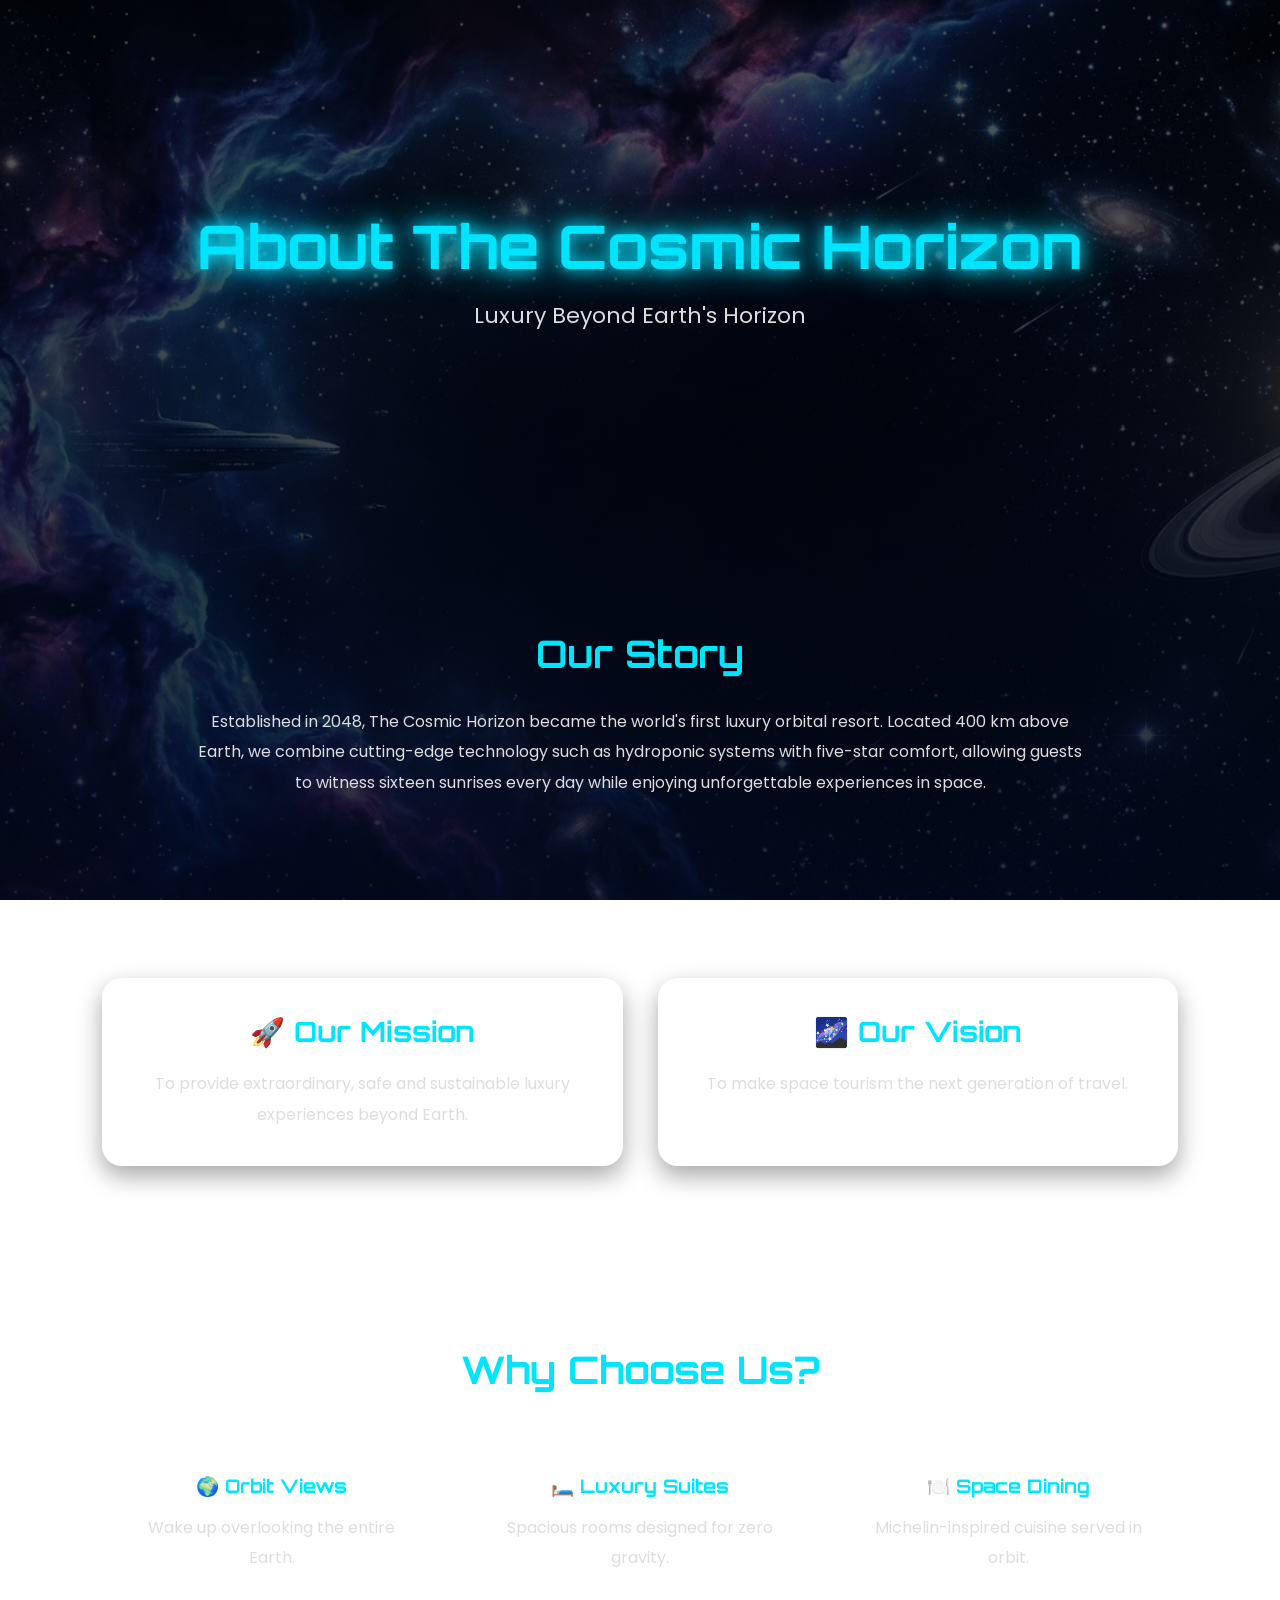
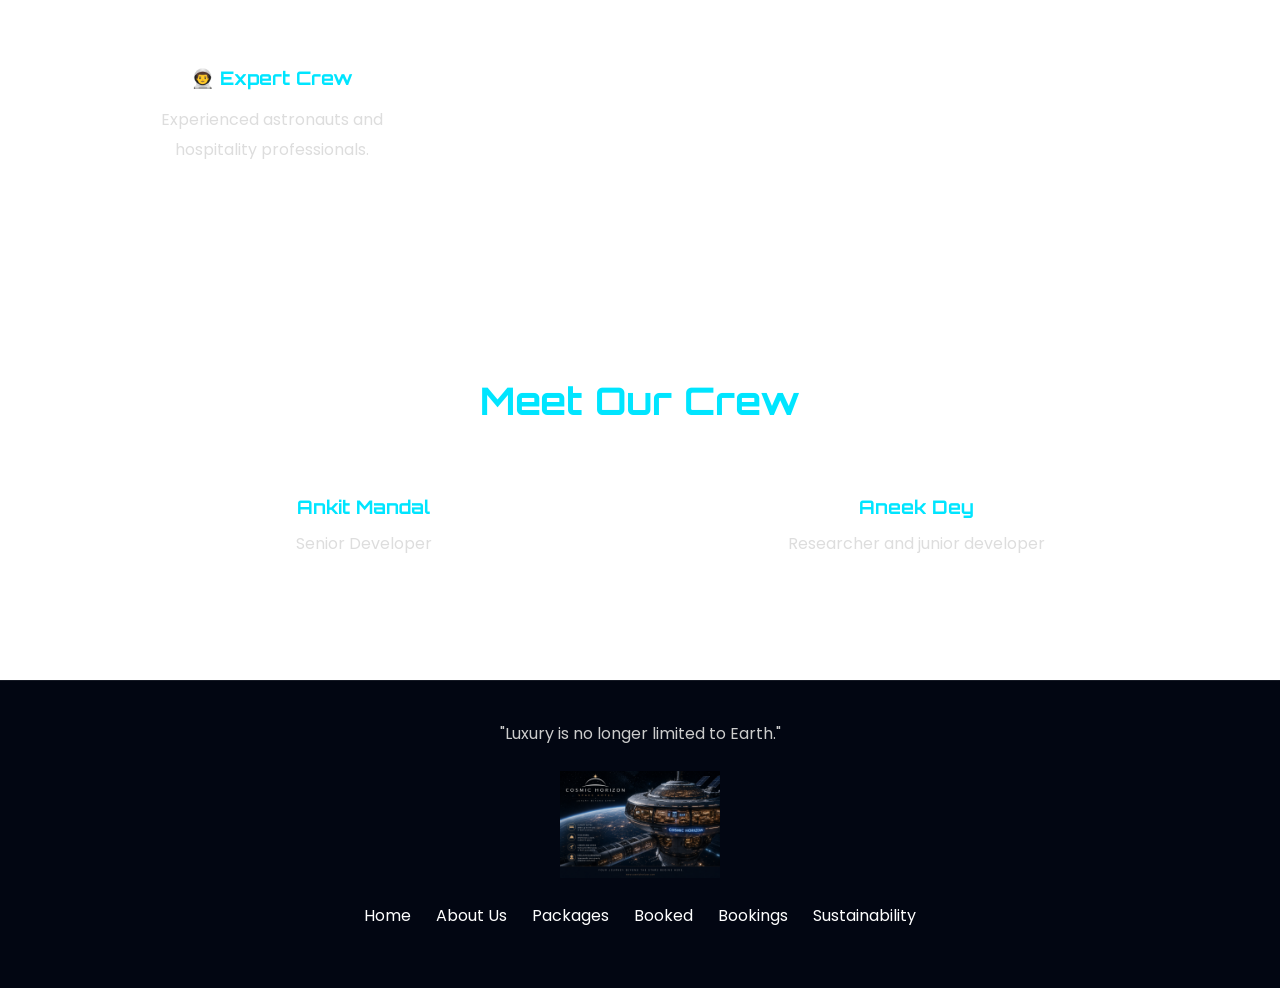
<file: about_us.html>
<!DOCTYPE html>
<html lang="en">
<head>
    <meta charset="UTF-8">
    <title>About Us | Cosmic Horizon</title>
    <link rel="stylesheet" href="about_us.css">
</head>
<body>

<header class="hero">
    <h1>About The Cosmic Horizon</h1>
    <p>Luxury Beyond Earth's Horizon</p>
</header>

<section class="about">
    <h2>Our Story</h2>
    <p>
        Established in 2048, The Cosmic Horizon became the world's first
        luxury orbital resort. Located 400 km above Earth, we combine
        cutting-edge technology such as hydroponic systems with five-star comfort, allowing guests to
        witness sixteen sunrises every day while enjoying unforgettable
        experiences in space.
    </p>
</section>

<section class="mission">
    <div class="card">
        <h2>🚀 Our Mission</h2>
        <p>
            To provide extraordinary, safe and sustainable luxury experiences
            beyond Earth.
        </p>
    </div>

    <div class="card">
        <h2>🌌 Our Vision</h2>
        <p>
            To make space tourism the next generation of travel.
        </p>
    </div>
</section>

<section class="features">
    <h2>Why Choose Us?</h2>

    <div class="feature-grid">

        <div class="feature">
            <h3>🌍 Orbit Views</h3>
            <p>Wake up overlooking the entire Earth.</p>
        </div>

        <div class="feature">
            <h3>🛏️ Luxury Suites</h3>
            <p>Spacious rooms designed for zero gravity.</p>
        </div>

        <div class="feature">
            <h3>🍽️ Space Dining</h3>
            <p>Michelin-inspired cuisine served in orbit.</p>
        </div>

        <div class="feature">
            <h3>👨‍🚀 Expert Crew</h3>
            <p>Experienced astronauts and hospitality professionals.</p>
        </div>

    </div>
</section>

<section class="team">

<h2>Meet Our Crew</h2>

<div class="crew">

<div class="member">
<h3>Ankit Mandal</h3>
<p>Senior Developer</p>
</div>

<div class="member">
<h3>Aneek Dey</h3>
<p>Researcher and junior developer</p>
</div>

</div>

</section>

<footer>
    <p>"Luxury is no longer limited to Earth."
        <img src="cosmic-horizon.png" alt="Cosmic Horizon Intercelestial Expansion">
        <nav class="footer-nav">
    <a href="index.html">Home</a>
    <a href="about_us.html">About Us</a>
    <a href="packages.html">Packages</a>
    <a href="booked_page.html">Booked</a>
    <a href="booking_page.html">Bookings</a>
    <a href="sustainability.html">Sustainability</a>
</nav>
    </p>
</footer>

</body>
</html>
</file>
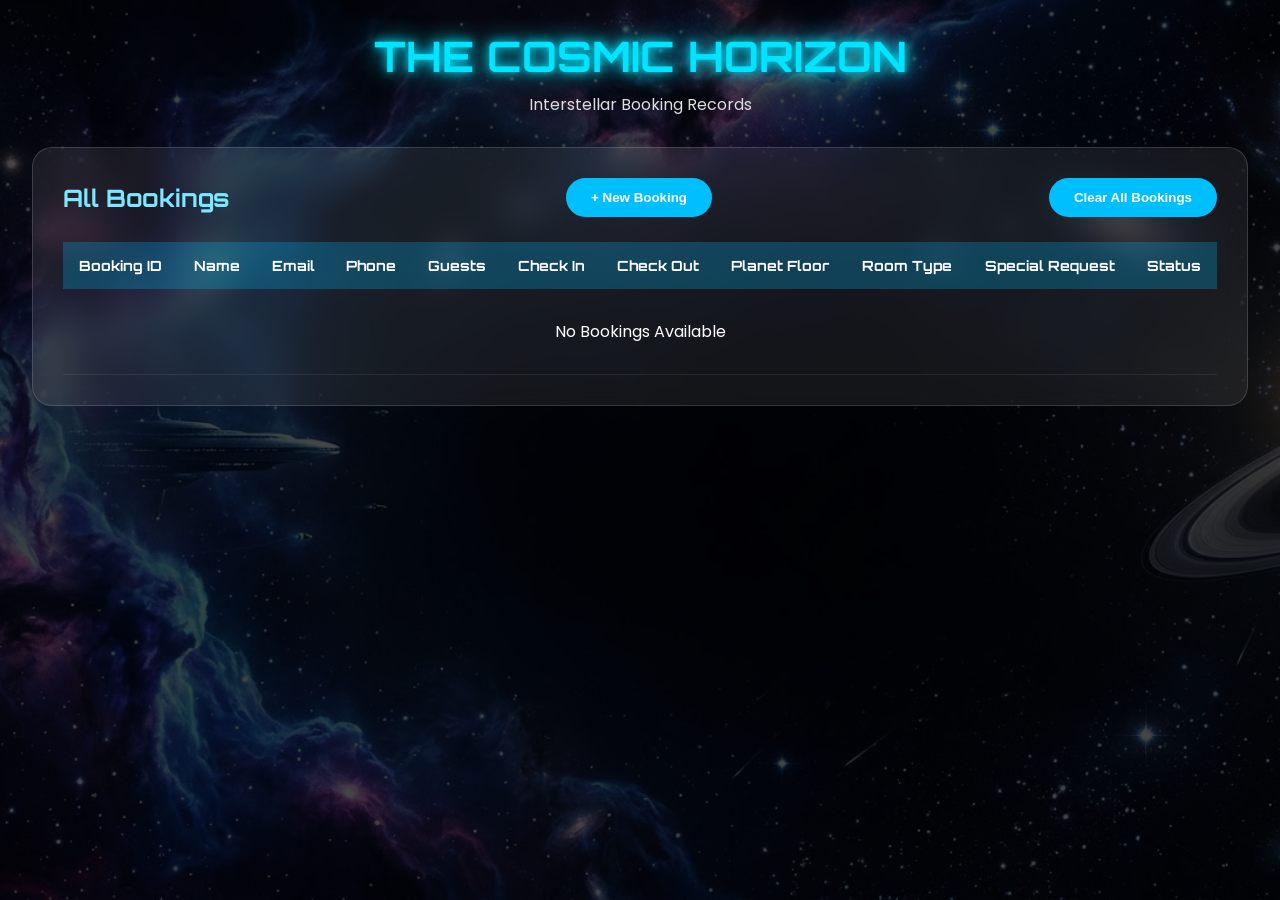
<file: booked_page.html>
<!DOCTYPE html>
<html lang="en">

<head>

    <meta charset="UTF-8">

    <meta name="viewport" content="width=device-width, initial-scale=1.0">

    <title>The Cosmic Horizon | Bookings</title>

    <link rel="stylesheet" href="bookeed_style.css">

    <link href="https://fonts.googleapis.com/css2?family=Orbitron:wght@500;700&family=Poppins:wght@300;400;500;600&display=swap" rel="stylesheet">

</head>

<body>

    <header>

        <h1>THE COSMIC HORIZON</h1>

        <p>Interstellar Booking Records</p>

    </header>


    <main class="container">

        <div class="top-bar">

            <h2>All Bookings</h2>

            <button onclick="window.location.href='index.html'">
                + New Booking
            </button>
            <button id="clearBookings">Clear All Bookings</button>

        </div>


        <table>

            <thead>

                <tr>

                    <th>Booking ID</th>

                    <th>Name</th>

                    <th>Email</th>

                    <th>Phone</th>

                    <th>Guests</th>

                    <th>Check In</th>

                    <th>Check Out</th>

                    <th>Planet Floor</th>

                    <th>Room Type</th>

                    <th>Special Request</th>

                    <th>Status</th>

                </tr>

            </thead>

            <tbody id="tableBody">

                <!-- JavaScript will insert bookings here -->

            </tbody>

        </table>

    </main>

    <script src="booked_sscript.js"></script>

</body>

</html>
</file>
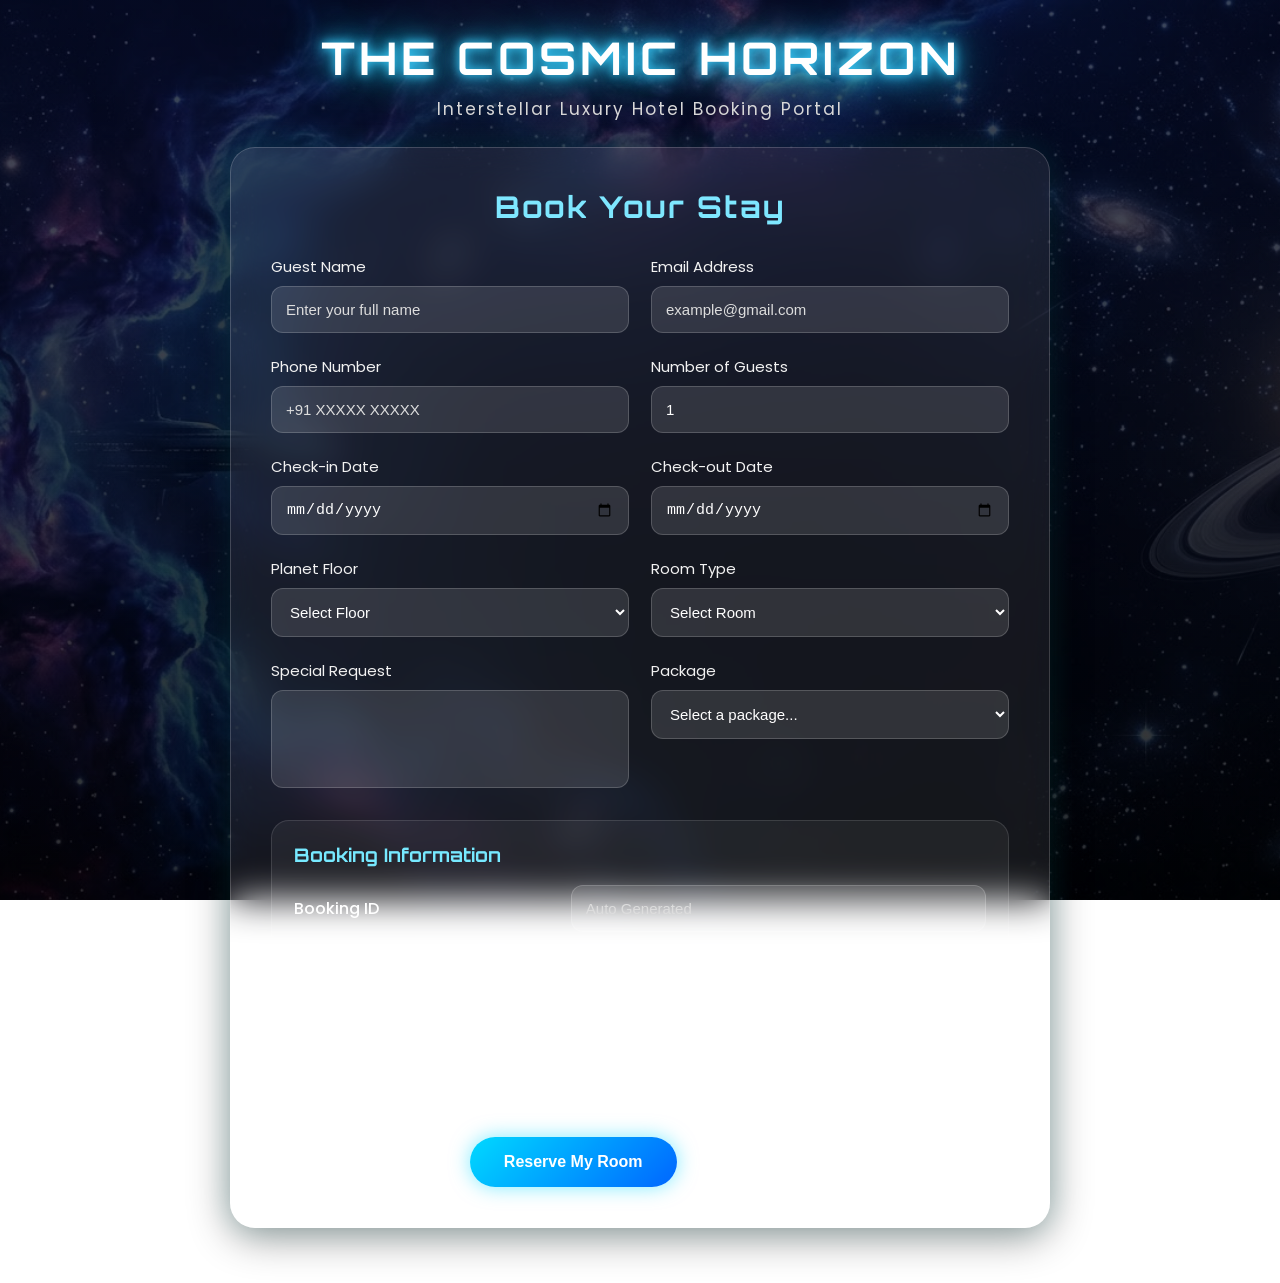
<file: booking_page.html>
<!DOCTYPE html>
<html lang="en">

<head>
    <meta charset="UTF-8">
    <meta name="viewport" content="width=device-width, initial-scale=1.0">
    <title>The Cosmic Horizon | Booking</title>

    <!-- Google Fonts -->
    <link
        href="https://fonts.googleapis.com/css2?family=Orbitron:wght@500;700&family=Poppins:wght@300;400;500;600&display=swap"
        rel="stylesheet">

    <!-- External CSS -->
    <link rel="stylesheet" href="booking_style.css">
</head>

<body>

    <!-- ================= HEADER ================= -->

    <header>
        <h1>THE COSMIC HORIZON</h1>
        <p>Interstellar Luxury Hotel Booking Portal</p>
    </header>

    <!-- ================= BOOKING FORM ================= -->

    <section class="booking-container">

        <h2>Book Your Stay</h2>

        <form id="bookingForm">

            <!-- Guest Information -->

            <div class="form-group">
                <label for="fullname">Guest Name</label>
                <input type="text" id="fullname" placeholder="Enter your full name" required>
            </div>

            <div class="form-group">
                <label for="email">Email Address</label>
                <input type="email" id="email" placeholder="example@gmail.com" required>
            </div>

            <div class="form-group">
                <label for="phone">Phone Number</label>
                <input type="tel" id="phone" placeholder="+91 XXXXX XXXXX" required>
            </div>

            <div class="form-group">
                <label for="guests">Number of Guests</label>
                <input type="number" id="guests" min="1" max="10" value="1" required>
            </div>

            <!-- Stay Details -->

            <div class="form-group">
                <label for="checkin">Check-in Date</label>
                <input type="date" id="checkin" required>
            </div>

            <div class="form-group">
                <label for="checkout">Check-out Date</label>
                <input type="date" id="checkout" required>
            </div>

            <div class="form-group">
                <label for="floor">Planet Floor</label>

                <select id="floor" required>

                    <option value="">Select Floor</option>

                    <option>
                        Floor 1 - Mercury
                    </option>

                    <option>
                        Floor 2 - Venus
                    </option>

                    <option>
                        Floor 3 - Earth
                    </option>

                    <option>
                        Floor 4 - Mars
                    </option>

                </select>

            </div>

            <div class="form-group">

                <label for="room">

                    Room Type

                </label>

                <select id="room" required>

                    <option value="">
                        Select Room
                    </option>

                    <option>
                        Standard Pod
                    </option>

                    <option>
                        Deluxe Galaxy Suite
                    </option>

                    <option>
                        Nebula Premium Suite
                    </option>

                    <option>
                        Black Hole Luxury Suite
                    </option>

                </select>

            </div>

            <div class="form-group">

                <label for="request">

                    Special Request

                </label>

                <textarea id="request" rows="4" placeholder="Write your special request here...">
                </textarea>

            </div>
            <div class="form-group">
                <label for="package">
                    Package
                </label>

                <select id="package" name="package">
                    <option value="" disabled selected>Select a package...</option>
                    <option value="bronze">Bronze</option>
                    <option value="silver">Silver</option>
                    <option value="gold">Gold</option>
                </select>
            </div>

            <!-- Booking Information -->

            <div class="booking-info">

                <h3>Booking Information</h3>

                <div class="info-row">

                    <span>Booking ID</span>

                    <input type="text" id="bookingID" readonly placeholder="Auto Generated">

                </div>

                <div class="info-row">

                    <span>Booking Date</span>

                    <input type="text" id="bookingDate" readonly placeholder="Today's Date">

                </div>

                <div class="info-row">

                    <span>Status</span>

                    <input type="text" value="Pending Confirmation" readonly>

                </div>

            </div>

            <!-- Buttons -->

            <div class="button-group">

                <button type="submit">

                    Reserve My Room

                </button>

                <button type="reset">

                    Reset

                </button>



            </div>

        </form>

    </section>
    <script src="booking_script.js"></script>
</body>

</html>
</file>
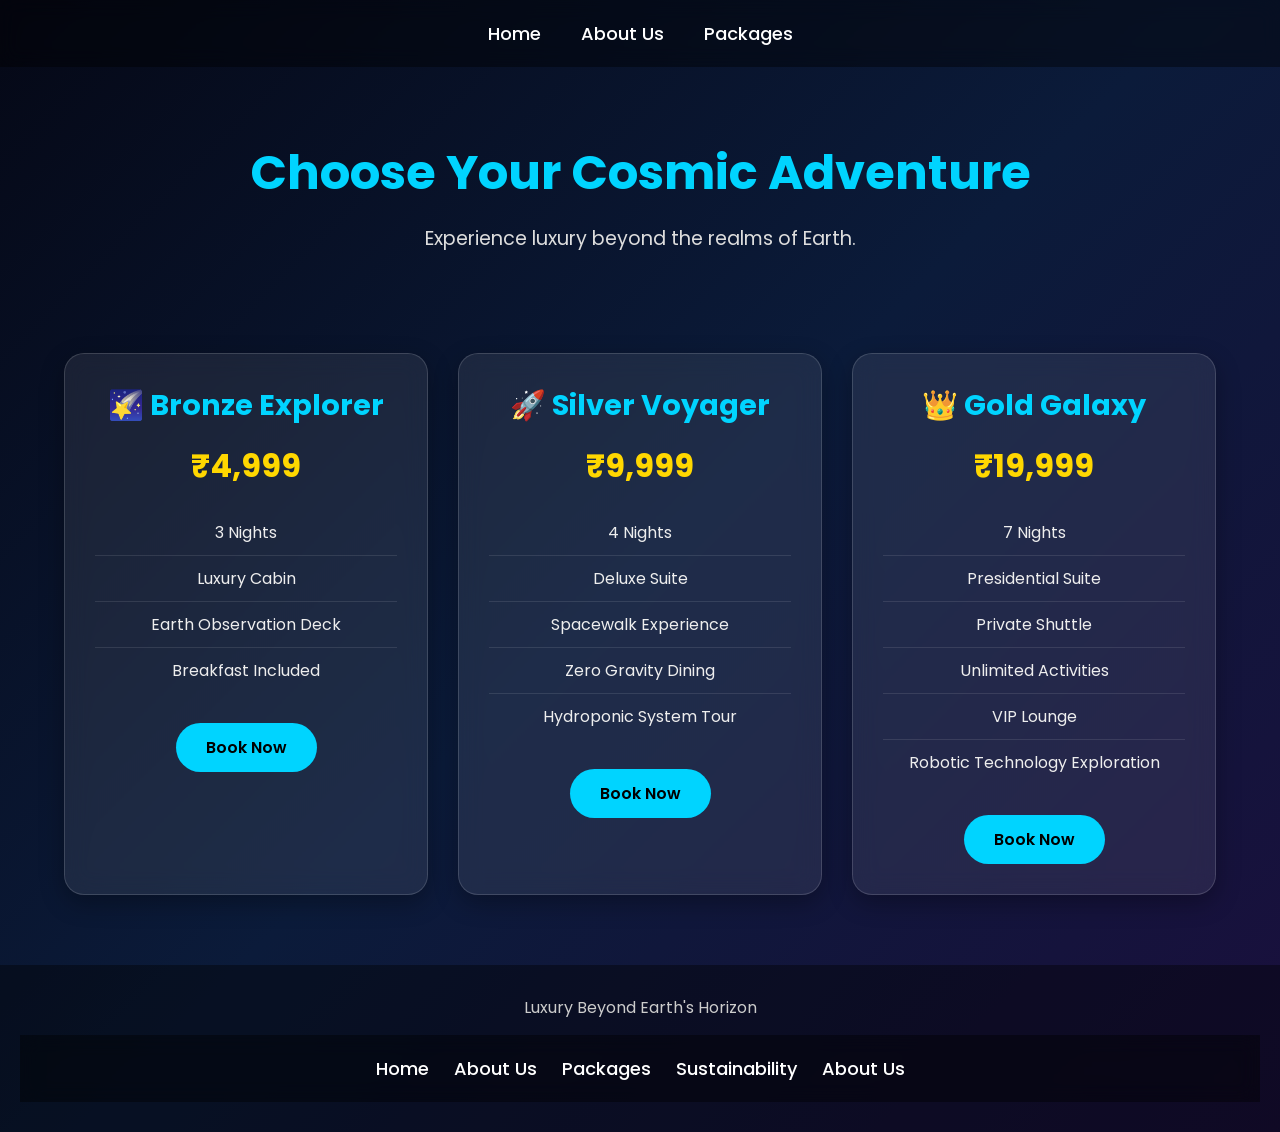
<file: packages.html>
<!DOCTYPE html>
<html lang="en">

<head>
    <meta charset="UTF-8">
    <title>Packages | Cosmic Horizon</title>
    <link rel="stylesheet" href="packages.css">
</head>

<body>

    <nav>
        <a href="index.html">Home</a>
        <a href="about_us.html">About Us</a>
        <a href="packages.html">Packages</a>
    </nav>

    <header class="package-header">
        <h1>Choose Your Cosmic Adventure</h1>
        <p>Experience luxury beyond the realms of Earth.</p>
    </header>

    <section class="packages">

        <div class="package">

            <h2>🌠 Bronze Explorer</h2>

            <h3>₹4,999</h3>

            <ul>
                <li>3 Nights</li>
                <li>Luxury Cabin</li>
                <li>Earth Observation Deck</li>
                <li>Breakfast Included</li>
            </ul>

            <button onclick="window.location.href='index.html'">Book Now</button>

        </div>

        <div class="package">

            <h2>🚀 Silver Voyager</h2>

            <h3>₹9,999</h3>

            <ul>
                <li>4 Nights</li>
                <li>Deluxe Suite</li>
                <li>Spacewalk Experience</li>
                <li>Zero Gravity Dining</li>
                <li>Hydroponic System Tour</li>
            </ul>

            <button onclick="window.location.href='index.html'">Book Now</button>

        </div>

        <div class="package">

            <h2>👑 Gold Galaxy</h2>

            <h3>₹19,999</h3>

            <ul>
                <li>7 Nights</li>
                <li>Presidential Suite</li>
                <li>Private Shuttle</li>
                <li>Unlimited Activities</li>
                <li>VIP Lounge</li>
                <li>Robotic Technology Exploration</li>
            </ul>

            <button onclick="window.location.href='index.html'">Book Now</button>

        </div>

    </section>

    <footer>
        <p>Luxury Beyond Earth's Horizon</p>
        <nav class="footer-nav">
            <a href="index.html">Home</a>
            <a href="about_us.html">About Us</a>
            <a href="packages.html">Packages</a>
            <a href="sustainability.html">Sustainability</a>
            <a href="about_us.html">About Us</a>
        </nav>

    </footer>
</body>

</html>
</file>
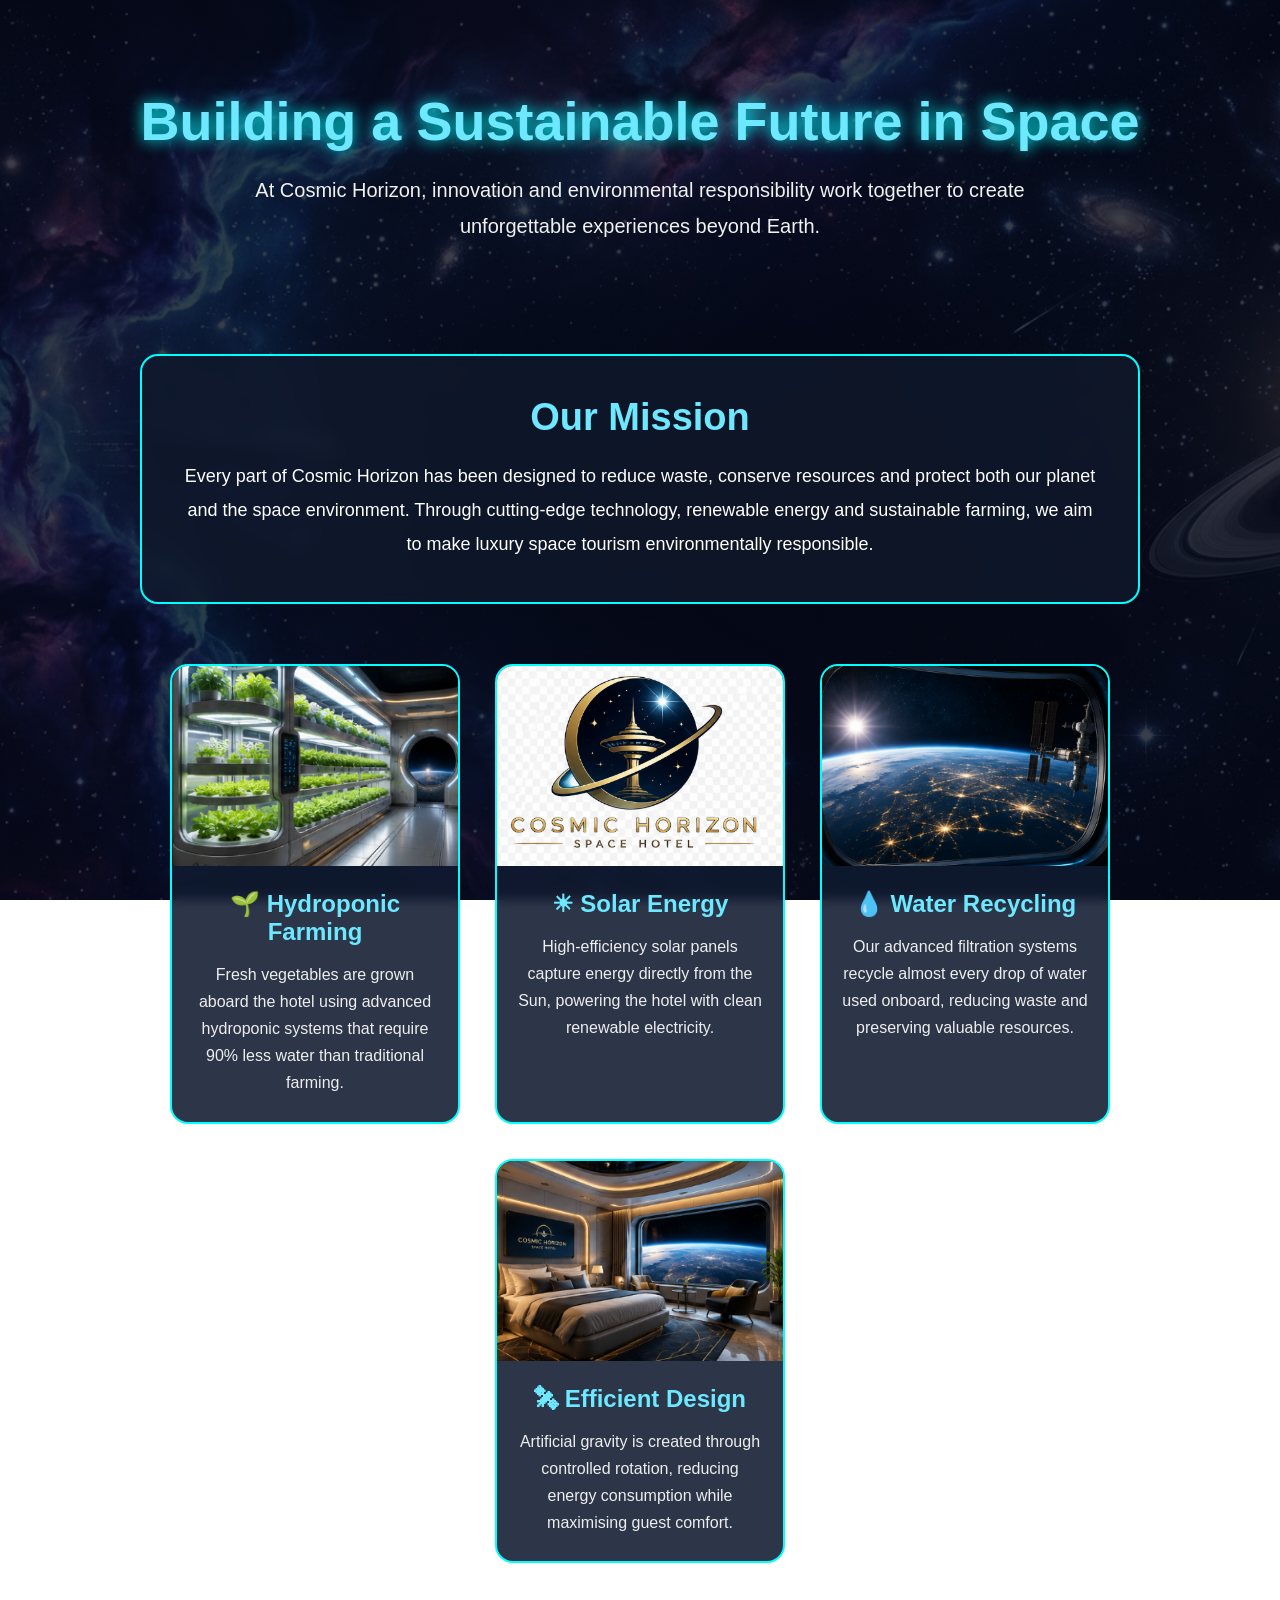
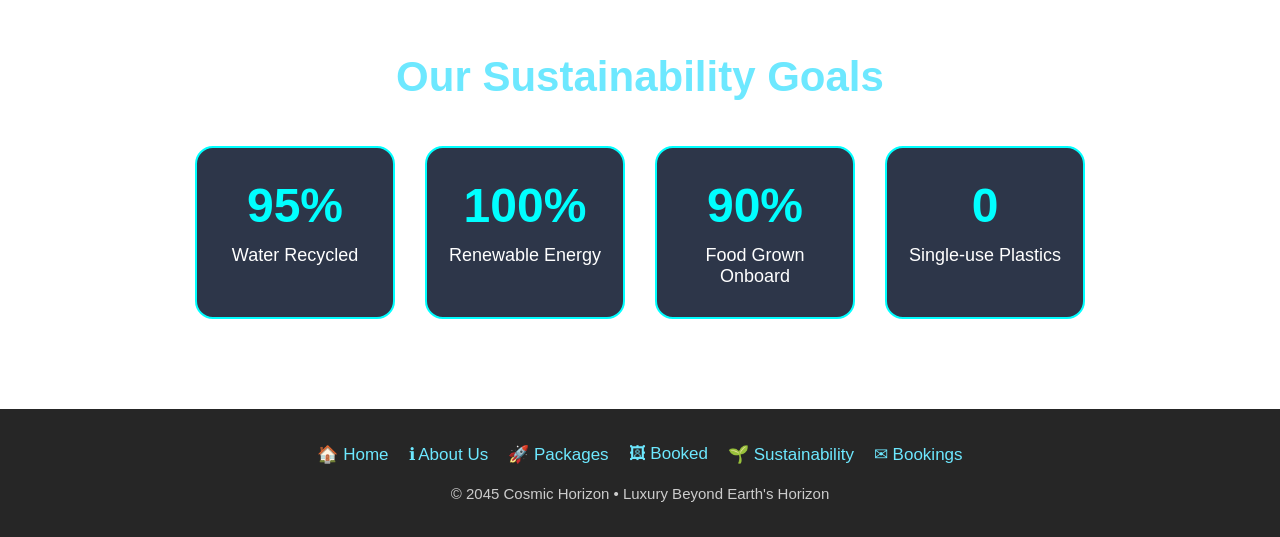
<file: sustainability.html>
<!DOCTYPE html>
<html lang="en">

<head>

    <meta charset="UTF-8">
    <meta name="viewport" content="width=device-width, initial-scale=1.0">

    <title>Sustainability | Cosmic Horizon</title>

    
    <link rel="stylesheet" href="sustainability.css">

</head>

<body>


    <header class="hero">

        <h1>Building a Sustainable Future in Space</h1>

        <p>
            At Cosmic Horizon, innovation and environmental responsibility
            work together to create unforgettable experiences beyond Earth.
        </p>

    </header>

    <section class="intro">

        <h2>Our Mission</h2>

        <p>

            Every part of Cosmic Horizon has been designed to reduce waste,
            conserve resources and protect both our planet and the space
            environment. Through cutting-edge technology, renewable energy
            and sustainable farming, we aim to make luxury space tourism
            environmentally responsible.

        </p>

    </section>

    <section class="features">

        <div class="card">

            <img src="images/gallery1.png" alt="Hydroponics">

            <h3>🌱 Hydroponic Farming</h3>

            <p>
                Fresh vegetables are grown aboard the hotel using advanced
                hydroponic systems that require 90% less water than
                traditional farming.
            </p>

        </div>

        <div class="card">

            <img src="images/gallery4.png" alt="Energy">

            <h3>☀ Solar Energy</h3>

            <p>
                High-efficiency solar panels capture energy directly from the
                Sun, powering the hotel with clean renewable electricity.
            </p>

        </div>

        <div class="card">

            <img src="images/gallery3.png" alt="Water">

            <h3>💧 Water Recycling</h3>

            <p>
                Our advanced filtration systems recycle almost every drop of
                water used onboard, reducing waste and preserving valuable
                resources.
            </p>

        </div>

        <div class="card">

            <img src="images/gallery2.png" alt="Artificial Gravity">

            <h3>🛰 Efficient Design</h3>

            <p>
                Artificial gravity is created through controlled rotation,
                reducing energy consumption while maximising guest comfort.
            </p>

        </div>

    </section>

    <section class="stats">

        <h2>Our Sustainability Goals</h2>

        <div class="stat-box">

            <div class="stat">
                <h3>95%</h3>
                <p>Water Recycled</p>
            </div>

            <div class="stat">
                <h3>100%</h3>
                <p>Renewable Energy</p>
            </div>

            <div class="stat">
                <h3>90%</h3>
                <p>Food Grown Onboard</p>
            </div>

            <div class="stat">
                <h3>0</h3>
                <p>Single-use Plastics</p>
            </div>

        </div>

    </section>

    <footer>
        <div class="bottom-nav">

            <a href="index.html">🏠 Home</a>
            <a href="about_us.html">ℹ About Us</a>
            <a href="packages.html">🚀 Packages</a>
            <a href="booked_page.html">🖼 Booked</a>
            <a href="sustainability.html">🌱 Sustainability</a>
            <a href="booking_page.html">✉ Bookings</a>

        </div>

        <p>© 2045 Cosmic Horizon • Luxury Beyond Earth's Horizon</p>

    </footer>

</body>

</html>
</file>
<file: about_us.css>
/* ==========================================
   THE COSMIC HORIZON
   ABOUT US PAGE
========================================== */

@import url('https://fonts.googleapis.com/css2?family=Orbitron:wght@500;700&family=Poppins:wght@300;400;500;600&display=swap');

/* ================= RESET ================= */

*{
    margin:0;
    padding:0;
    box-sizing:border-box;
}

html{
    scroll-behavior:smooth;
}

body{

    font-family:'Poppins',sans-serif;

    background:
    linear-gradient(rgba(0,0,0,.65),rgba(2,8,25,.85)),
    url("space/image.jpeg");

    background-size:cover;
    background-position:center;
    background-attachment:fixed;

    color:white;

    overflow-x:hidden;

}

/* ================= HERO ================= */

.hero{

    height:60vh;

    display:flex;

    flex-direction:column;

    justify-content:center;

    align-items:center;

    text-align:center;

    padding:20px;

}

.hero h1{

    font-family:'Orbitron',sans-serif;

    font-size:60px;

    color:#00e5ff;

    text-shadow:
    0 0 15px #00e5ff,
    0 0 35px #00e5ff;

    margin-bottom:15px;

}

.hero p{

    font-size:22px;

    color:#dddddd;

}

/* ================= SECTIONS ================= */

section{

    padding:90px 8%;

}

section h2{

    text-align:center;

    font-family:'Orbitron',sans-serif;

    color:#00e5ff;

    font-size:38px;

    margin-bottom:30px;

}

section p{

    text-align:center;

    line-height:1.9;

    color:#dddddd;

    max-width:900px;

    margin:auto;

}

/* ================= GLASS CARD ================= */

.card{

    background:rgba(255,255,255,.08);

    backdrop-filter:blur(16px);

    border:1px solid rgba(255,255,255,.12);

    border-radius:20px;

    padding:35px;

    transition:.4s;

    box-shadow:
    0 10px 25px rgba(0,0,0,.35);

}

.card:hover{

    transform:translateY(-10px);

    box-shadow:
    0 0 25px rgba(0,229,255,.45);

}

/* ================= MISSION ================= */

.mission{

    display:grid;

    grid-template-columns:repeat(auto-fit,minmax(320px,1fr));

    gap:35px;

}

.mission .card h2{

    font-size:28px;

    margin-bottom:20px;

}

/* ================= FEATURES ================= */

.feature-grid{

    margin-top:50px;

    display:grid;

    grid-template-columns:repeat(auto-fit,minmax(250px,1fr));

    gap:30px;

}

.feature{

    background:rgba(255,255,255,.08);

    backdrop-filter:blur(14px);

    border-radius:18px;

    border:1px solid rgba(255,255,255,.1);

    padding:30px;

    transition:.4s;

    text-align:center;

}

.feature:hover{

    transform:translateY(-10px);

    box-shadow:
    0 0 20px rgba(0,229,255,.5);

}

.feature h3{

    color:#00e5ff;

    margin-bottom:15px;

    font-family:'Orbitron';

}

/* ================= TEAM ================= */

.crew{

    display:grid;

    grid-template-columns:repeat(auto-fit,minmax(220px,1fr));

    gap:30px;

    margin-top:40px;

}

.member{

    background:rgba(255,255,255,.08);

    backdrop-filter:blur(16px);

    border-radius:18px;

    border:1px solid rgba(255,255,255,.1);

    padding:30px;

    text-align:center;

    transition:.4s;

}

.member:hover{

    transform:translateY(-10px);

    box-shadow:
    0 0 20px rgba(0,229,255,.5);

}

.member h3{

    color:#00e5ff;

    margin-bottom:10px;

    font-family:'Orbitron';

}

.member p{

    color:#dddddd;

}

/* ================= FOOTER ================= */

footer{

    background:#020612;

    padding:40px 20px;

    text-align:center;

    border-top:1px solid rgba(255,255,255,.08);

}

footer p{

    color:#cccccc;

    margin-bottom:20px;

}

footer img{

    display:block;

    margin:25px auto;

    width:160px;

}

.footer-nav{

    display:flex;

    justify-content:center;

    gap:25px;

    flex-wrap:wrap;

}

.footer-nav a{

    color:white;

    text-decoration:none;

    transition:.3s;

}

.footer-nav a:hover{

    color:#00e5ff;

}

/* ================= SCROLLBAR ================= */

::-webkit-scrollbar{

    width:10px;

}

::-webkit-scrollbar-track{

    background:#08111f;

}

::-webkit-scrollbar-thumb{

    background:#00e5ff;

    border-radius:30px;

}

/* ================= RESPONSIVE ================= */

@media(max-width:768px){

    .hero{

        height:50vh;

    }

    .hero h1{

        font-size:38px;

    }

    .hero p{

        font-size:18px;

    }

    section{

        padding:70px 6%;

    }

    section h2{

        font-size:30px;

    }

}

@media(max-width:480px){

    .hero h1{

        font-size:30px;

    }

    .hero p{

        font-size:16px;

    }

    .footer-nav{

        flex-direction:column;

        gap:15px;

    }

}
</file>
<file: bookeed_style.css>
/* ===========================
   THE COSMIC HORIZON
   BOOKINGS PAGE
=========================== */

@import url('https://fonts.googleapis.com/css2?family=Orbitron:wght@500;700&family=Poppins:wght@300;400;500;600&display=swap');

*{
    margin:0;
    padding:0;
    box-sizing:border-box;
}

body{

    font-family:'Poppins',sans-serif;

    background:url("space/image.jpeg");
    background-size:cover;
    background-position:center;
    background-attachment:fixed;

    color:white;

    min-height:100vh;

}

/* Overlay */

body::before{

    content:"";

    position:fixed;

    top:0;
    left:0;

    width:100%;
    height:100%;

    background:rgba(0,0,0,.72);

    z-index:-1;

}

/* Header */

header{

    text-align:center;

    padding:30px;

}

header h1{

    font-family:'Orbitron',sans-serif;

    font-size:42px;

    color:#00e5ff;

    text-shadow:
    0 0 10px #00e5ff,
    0 0 25px #00e5ff;

}

header p{

    margin-top:10px;

    color:#dddddd;

}

/* Container */

.container{

    width:95%;

    margin:auto;

    margin-bottom:40px;

    background:rgba(255,255,255,.08);

    backdrop-filter:blur(15px);

    border-radius:20px;

    padding:30px;

    border:1px solid rgba(255,255,255,.15);

}

/* Top Bar */

.top-bar{

    display:flex;

    justify-content:space-between;

    align-items:center;

    margin-bottom:25px;

}

.top-bar h2{

    font-family:'Orbitron';

    color:#7ce8ff;

}

.top-bar button{

    padding:12px 25px;

    border:none;

    border-radius:30px;

    background:#00bfff;

    color:white;

    font-weight:bold;

    cursor:pointer;

    transition:.3s;

}

.top-bar button:hover{

    background:#008cff;

}

/* Table */

table{

    width:100%;

    border-collapse:collapse;

    overflow:hidden;

}

thead{

    background:rgba(0,191,255,.25);

}

thead th{

    padding:15px;

    font-family:'Orbitron';

    font-size:14px;

}

tbody tr{

    transition:.3s;

}

tbody tr:hover{

    background:rgba(255,255,255,.08);

}

tbody td{

    padding:14px;

    text-align:center;

    border-bottom:1px solid rgba(255,255,255,.08);

}

/* Scroll */

.container{

    overflow-x:auto;

}

/* Responsive */

@media(max-width:900px){

    header h1{

        font-size:28px;

    }

    .top-bar{

        flex-direction:column;

        gap:15px;

    }

    table{

        min-width:1100px;

    }

}
</file>
<file: booking_style.css>
/* ===========================
   THE COSMIC HORIZON
   Premium Futuristic Booking Portal
=========================== */

/* Google Font */
@import url('https://fonts.googleapis.com/css2?family=Orbitron:wght@500;700&family=Poppins:wght@300;400;500;600&display=swap');

/* ===========================
   RESET
=========================== */

*{
    margin:0;
    padding:0;
    box-sizing:border-box;
}

html{
    scroll-behavior:smooth;
}

body{

    font-family:'Poppins',sans-serif;

    min-height:100vh;

    /* Replace this with your image */
    background:url("space/image.jpeg");

    background-size:cover;
    background-position:center;
    background-repeat:no-repeat;
    background-attachment:fixed;

    display:flex;
    flex-direction:column;
    justify-content:center;
    align-items:center;

    color:white;

    position:relative;
}

/* Dark overlay */

body::before{

    content:"";

    position:fixed;

    top:0;
    left:0;

    width:100%;
    height:100%;

    background:linear-gradient(
        rgba(5,10,35,.75),
        rgba(0,0,0,.80)
    );

    z-index:-1;
}


/* ===========================
   HEADER
=========================== */

header{

    text-align:center;

    margin-top:30px;
    margin-bottom:25px;
}

header h1{

    font-family:'Orbitron',sans-serif;

    font-size:45px;

    letter-spacing:4px;

    color:#ffffff;

    text-shadow:
    0 0 10px #39d0ff,
    0 0 20px #39d0ff,
    0 0 45px #00d9ff;
}

header p{

    margin-top:10px;

    color:#d8d8d8;

    font-size:17px;

    letter-spacing:2px;
}


/* ===========================
   GLASS CARD
=========================== */

.booking-container{

    width:92%;
    max-width:820px;

    padding:40px;

    border-radius:25px;

    background:rgba(255,255,255,.08);

    backdrop-filter:blur(18px);

    -webkit-backdrop-filter:blur(18px);

    border:1px solid rgba(255,255,255,.18);

    box-shadow:

    0 8px 40px rgba(0,0,0,.45),

    0 0 30px rgba(0,255,255,.12);

    margin-bottom:50px;
}


/* ===========================
   TITLE
=========================== */

.booking-container h2{

    text-align:center;

    margin-bottom:30px;

    font-size:30px;

    color:#7ee7ff;

    font-family:'Orbitron',sans-serif;

    letter-spacing:2px;
}


/* ===========================
   FORM
=========================== */

form{

    display:grid;

    grid-template-columns:1fr 1fr;

    gap:22px;
}


/* Full Width */

textarea,
.booking-info,
.button-group{

    grid-column:1/3;
}


/* ===========================
   LABEL
=========================== */

.form-group{

    display:flex;

    flex-direction:column;
}

.form-group label{

    margin-bottom:8px;

    font-size:15px;

    color:#f2f2f2;
}


/* ===========================
   INPUTS
=========================== */

input,
select,
textarea{

    padding:14px;

    border-radius:12px;

    border:1px solid rgba(255,255,255,.18);

    background:rgba(255,255,255,.12);

    color:white;

    font-size:15px;

    outline:none;

    transition:.35s;
}


/* Placeholder */

input::placeholder,
textarea::placeholder{

    color:#dddddd;
}


/* Focus */

input:focus,
select:focus,
textarea:focus{

    border-color:#00f2ff;

    box-shadow:
    0 0 12px #00f2ff;

    background:rgba(255,255,255,.16);
}


/* Select */

select option{

    color:black;
}


/* Textarea */

textarea{

    resize:none;
}


/* ===========================
   BOOKING INFO
=========================== */

.booking-info{

    margin-top:10px;

    padding:22px;

    border-radius:18px;

    background:rgba(255,255,255,.06);

    border:1px solid rgba(255,255,255,.12);
}

.booking-info h3{

    margin-bottom:18px;

    color:#77e9ff;

    font-family:'Orbitron';
}

.info-row{

    display:flex;

    justify-content:space-between;

    align-items:center;

    margin-bottom:16px;

    gap:15px;
}

.info-row span{

    font-weight:500;
}

.info-row input{

    width:60%;
}


/* ===========================
   BUTTONS
=========================== */

.button-group{

    display:flex;

    justify-content:center;

    gap:20px;

    margin-top:18px;
}

button{

    padding:15px 34px;

    border:none;

    border-radius:50px;

    cursor:pointer;

    font-size:16px;

    font-weight:600;

    transition:.35s;
}


/* Reserve */

button[type="submit"]{

    background:linear-gradient(
    135deg,
    #00d9ff,
    #0066ff
    );

    color:white;

    box-shadow:
    0 0 20px rgba(0,217,255,.5);
}

button[type="submit"]:hover{

    transform:translateY(-4px);

    box-shadow:

    0 0 30px rgba(0,217,255,.9);
}


/* Reset */

button[type="reset"]{

    background:rgba(255,255,255,.12);

    color:white;

    border:1px solid rgba(255,255,255,.18);
}

button[type="reset"]:hover{

    background:rgba(255,255,255,.22);
}


/* ===========================
   SCROLLBAR
=========================== */

::-webkit-scrollbar{

    width:10px;
}

::-webkit-scrollbar-thumb{

    background:#00d9ff;

    border-radius:20px;
}

::-webkit-scrollbar-track{

    background:#08101f;
}


/* ===========================
   RESPONSIVE
=========================== */

@media(max-width:768px){

    .booking-container{

        padding:25px;
    }

    form{

        grid-template-columns:1fr;
    }

    textarea,
    .booking-info,
    .button-group{

        grid-column:auto;
    }

    .button-group{

        flex-direction:column;
    }

    .info-row{

        flex-direction:column;
        align-items:flex-start;
    }

    .info-row input{

        width:100%;
    }

    header h1{

        font-size:30px;
    }

    .booking-container h2{

        font-size:24px;
    }
}
</file>
<file: packages.css>
/* Google Font */
@import url('https://fonts.googleapis.com/css2?family=Poppins:wght@300;400;600;700&display=swap');

*{
    margin:0;
    padding:0;
    box-sizing:border-box;
    font-family:'Poppins',sans-serif;
}

body{
    background:linear-gradient(135deg,#050816,#0b1b3a,#1a0f3d);
    color:#fff;
    min-height:100vh;
}

/* Navigation */

nav{
    display:flex;
    justify-content:center;
    gap:40px;
    padding:20px;
    background:rgba(0,0,0,0.4);
    backdrop-filter:blur(10px);
}

nav a{
    text-decoration:none;
    color:#fff;
    font-size:18px;
    font-weight:500;
    transition:.3s;
}

nav a:hover{
    color:#00d4ff;
}

/* Header */

.package-header{
    text-align:center;
    padding:70px 20px 50px;
}

.package-header h1{
    font-size:3rem;
    margin-bottom:15px;
    color:#00d4ff;
}

.package-header p{
    font-size:1.2rem;
    color:#ddd;
}

/* Packages */

.packages{
    width:90%;
    max-width:1200px;
    margin:50px auto;
    display:grid;
    grid-template-columns:repeat(auto-fit,minmax(280px,1fr));
    gap:30px;
}

.package{
    background:rgba(255,255,255,0.08);
    border:1px solid rgba(255,255,255,0.15);
    border-radius:20px;
    padding:30px;
    text-align:center;
    transition:.4s;
    backdrop-filter:blur(12px);
    box-shadow:0 8px 25px rgba(0,0,0,.3);
}

.package:hover{
    transform:translateY(-10px);
    box-shadow:0 15px 35px rgba(0,212,255,.3);
}

.package h2{
    margin-bottom:15px;
    color:#00d4ff;
    font-size:1.8rem;
}

.package h3{
    font-size:2rem;
    margin-bottom:20px;
    color:#ffd700;
}

.package ul{
    list-style:none;
    margin-bottom:30px;
}

.package ul li{
    padding:10px 0;
    border-bottom:1px solid rgba(255,255,255,0.1);
    color:#eee;
}

.package ul li:last-child{
    border:none;
}

/* Button */

.package button{
    background:#00d4ff;
    color:#000;
    border:none;
    padding:12px 30px;
    border-radius:30px;
    cursor:pointer;
    font-size:16px;
    font-weight:600;
    transition:.3s;
}

.package button:hover{
    background:#fff;
    transform:scale(1.05);
}

/* Footer */

footer{
    margin-top:70px;
    text-align:center;
    padding:30px 20px;
    background:rgba(0,0,0,0.4);
}

footer p{
    margin-bottom:15px;
    color:#ccc;
}

.footer-nav{
    display:flex;
    justify-content:center;
    gap:25px;
    flex-wrap:wrap;
}

.footer-nav a{
    text-decoration:none;
    color:#fff;
    transition:.3s;
}

.footer-nav a:hover{
    color:#00d4ff;
}

/* Responsive */

@media(max-width:768px){

    nav{
        flex-wrap:wrap;
        gap:20px;
    }

    .package-header h1{
        font-size:2.2rem;
    }

    .package-header p{
        font-size:1rem;
    }

    .package{
        padding:25px;
    }
}
</file>
<file: sustainability.css>
/* =====================================
   COSMIC HORIZON - SUSTAINABILITY PAGE
===================================== */

*{
    margin:0;
    padding:0;
    box-sizing:border-box;
}

body{
    font-family:Arial, Helvetica, sans-serif;
    color:#ffffff;

    background:
    linear-gradient(rgba(5,8,22,0.78),rgba(5,8,22,0.78)),
    url("space/image.jpeg");

    background-size:cover;
    background-position:center;
    background-repeat:no-repeat;
    background-attachment:fixed;
}

/* ===========================
          HERO
=========================== */

.hero{
    text-align:center;
    padding:90px 20px 70px;
}

.hero h1{
    font-size:54px;
    color:#6de8ff;
    margin-bottom:20px;
    text-shadow:0 0 15px cyan;
}

.hero p{
    max-width:850px;
    margin:auto;
    font-size:20px;
    line-height:1.8;
    color:#f1f1f1;
}

/* ===========================
        INTRO SECTION
=========================== */

.intro{
    width:90%;
    max-width:1000px;
    margin:40px auto;
    padding:40px;

    background:rgba(16,25,45,0.82);
    border:2px solid cyan;
    border-radius:18px;
    backdrop-filter:blur(8px);

    text-align:center;
}

.intro h2{
    color:#6de8ff;
    font-size:38px;
    margin-bottom:20px;
}

.intro p{
    font-size:18px;
    line-height:1.9;
}

/* ===========================
      FEATURE CARDS
=========================== */

.features{
    display:flex;
    justify-content:center;
    flex-wrap:wrap;
    gap:35px;

    width:90%;
    max-width:1400px;
    margin:60px auto;
}

.card{
    width:290px;

    background:rgba(17,27,48,.88);

    border:2px solid cyan;
    border-radius:18px;

    overflow:hidden;

    backdrop-filter:blur(6px);

    transition:.35s;
}

.card:hover{
    transform:translateY(-10px);
    box-shadow:0 0 25px cyan;
}

.card img{
    width:100%;
    height:200px;
    object-fit:cover;
}

.card h3{
    color:#6de8ff;
    text-align:center;
    margin:20px 10px 15px;
    font-size:24px;
}

.card p{
    padding:0 20px 25px;
    line-height:1.7;
    text-align:center;
    color:#eeeeee;
}

/* ===========================
      STATISTICS
=========================== */

.stats{
    text-align:center;
    margin:90px auto;
    width:90%;
}

.stats h2{
    color:#6de8ff;
    font-size:42px;
    margin-bottom:45px;
}

.stat-box{
    display:flex;
    justify-content:center;
    flex-wrap:wrap;
    gap:30px;
}

.stat{
    width:200px;
    padding:30px 20px;

    background:rgba(17,27,48,.88);

    border:2px solid cyan;
    border-radius:18px;

    backdrop-filter:blur(5px);

    transition:.3s;
}

.stat:hover{
    transform:scale(1.05);
    box-shadow:0 0 20px cyan;
}

.stat h3{
    font-size:48px;
    color:#00ffff;
    margin-bottom:12px;
}

.stat p{
    font-size:18px;
}

/* ===========================
        FOOTER
=========================== */

footer{
    margin-top:80px;
    background:rgba(0,0,0,.85);
    padding:35px 20px;
    text-align:center;
}

.bottom-nav{
    display:flex;
    justify-content:center;
    flex-wrap:wrap;
    gap:20px;
    margin-bottom:20px;
}

.bottom-nav a{
    color:#6de8ff;
    text-decoration:none;
    font-size:17px;
    transition:.3s;
}

.bottom-nav a:hover{
    color:#00ffff;
    text-shadow:0 0 10px cyan;
}

footer p{
    color:#cccccc;
    font-size:15px;
}

/* ===========================
      SCROLLBAR
=========================== */

::-webkit-scrollbar{
    width:10px;
}

::-webkit-scrollbar-track{
    background:#08101d;
}

::-webkit-scrollbar-thumb{
    background:cyan;
    border-radius:10px;
}

::-webkit-scrollbar-thumb:hover{
    background:#6de8ff;
}

/* ===========================
       RESPONSIVE
=========================== */

@media(max-width:768px){

.hero h1{
    font-size:38px;
}

.hero p{
    font-size:17px;
}

.intro{
    padding:30px 20px;
}

.intro h2{
    font-size:30px;
}

.features{
    gap:25px;
}

.card{
    width:95%;
    max-width:340px;
}

.stats h2{
    font-size:32px;
}

.stat{
    width:170px;
}

.stat h3{
    font-size:38px;
}

.bottom-nav{
    flex-direction:column;
    gap:12px;
}
}
</file>
